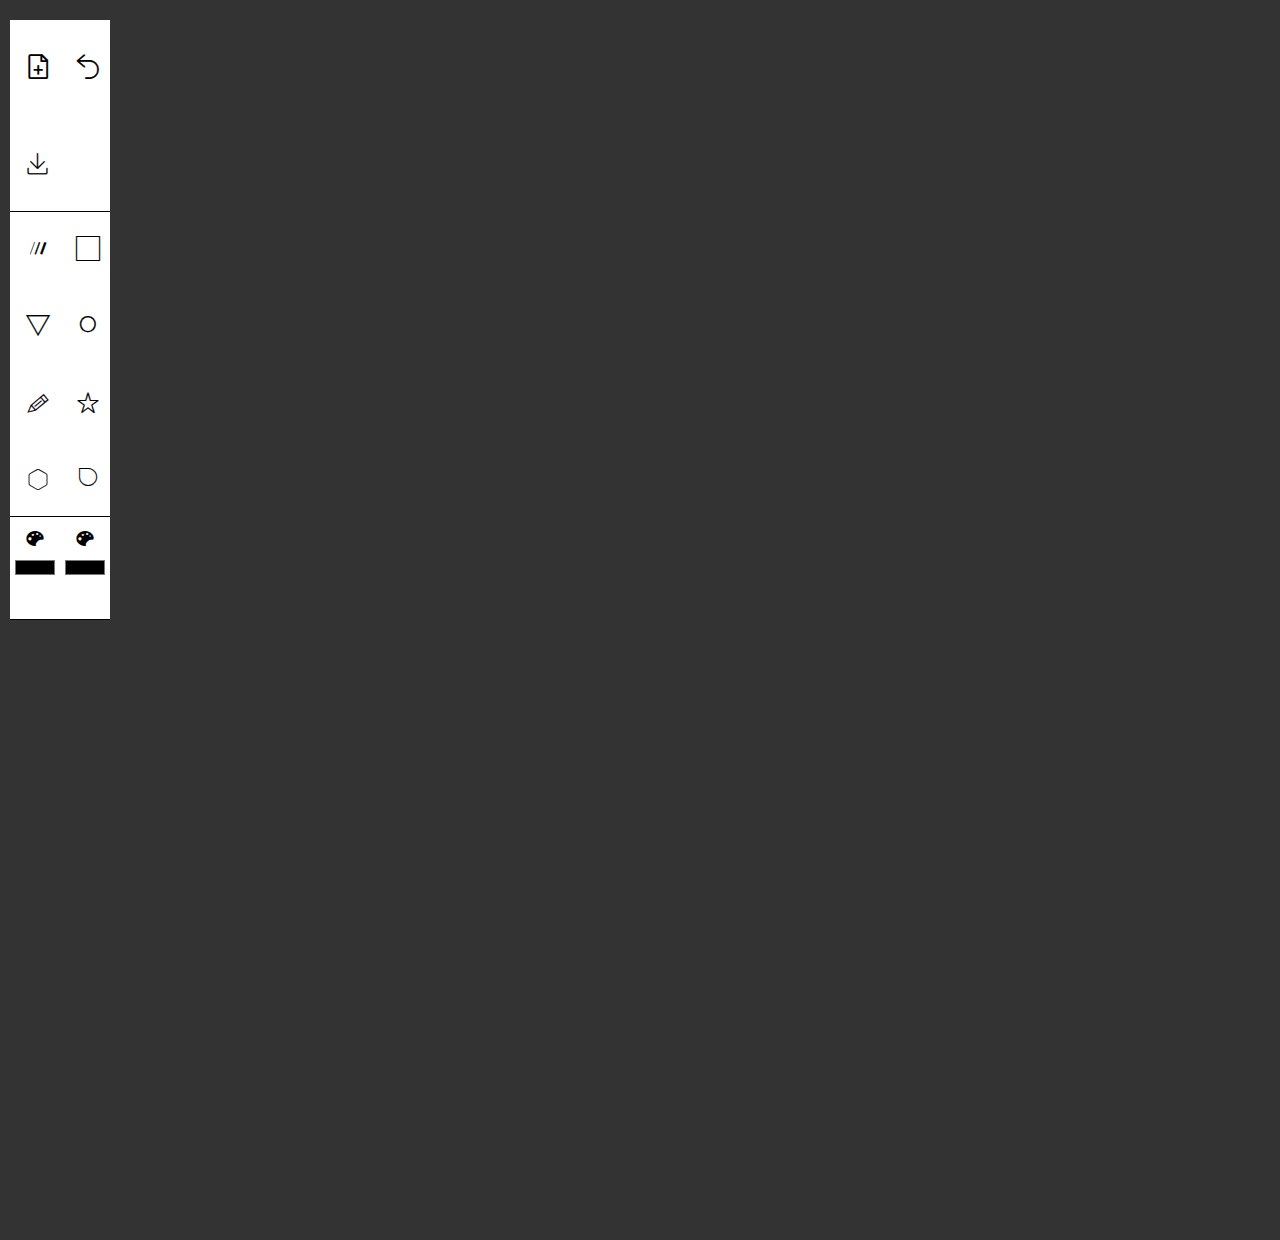
<file: index.html>
<!doctype html>
<html lang="en">
<head>
	<meta charset="UTF-8">
	<title>Document</title>
	<link rel="stylesheet" href="css/index.css">
</head>
<body>

<!-- 工具栏 -->
<section class="tool">
	<div class="top">
		<div class="new">
			<input class="iconfont" type="button" value="&#xe619;" title="新建画布">
			<div class="mes new-mes">
				<div>
					<span>宽:</span>
					<input type="text" value="0">
				</div>
				<div>
					<span>高:</span>
					<input type="text" value="0">
				</div>
			</div>
		</div>
		<div>
			<input class="iconfont undo" type="button" value="&#xe632;" title="撤销">
		</div>
		<div class="upload">
			<input class="iconfont" type="button" value="&#xe890;" title="下载">
		</div>
		<div></div>
	</div>
	<div class="middle">
		<div>
			<input class="line iconfont" type="button" value="&#xe601;" title="线条">
			<div class="mes style-mes">
				<div>
					------------------------
				</div>
				<div>
					------------------
				</div>
				<div>
					------------------
				</div>
			</div>
		</div>
		<div class="">
			<input class="rect iconfont" type="button" value="&#xe633;" title="矩形功能">
		</div>
		<div class="">
			<input class="triangle iconfont" type="button" value="&#xe6b4;" title="直角三角形">
		</div>
		<div class="">
			<input class="arc iconfont" type="button" value="&#xe664;" title="圆形功能">
		</div>
		<div class="">
			<input class="pencil iconfont" type="button" value="&#xe62d;" title="铅笔功能">
		</div>
		<div class="">
			<input class="iconfont" type="button" value="&#xe623;" title="多角星">
		</div>
		<div class="">
			<input class="duobian iconfont" type="button" value="&#xe607;" title="多边形">
			<div class="mes duobian-mes">
				<span>边数:</span>
				<input type="text" value="6">
			</div>
		</div>
		<div class="tm">
			<input class=" tianchong iconfont" type="button" value="&#xe63c;" title="选择是填充还是描边">
			<input class=" miaobian iconfont" type="button" value="&#xe680;" title="选择是填充还是描边">
		</div>
	</div>
	<div class="bottom">
		<div class="se" title="填充颜色">
			<span class="iconfont">&#xe65d;</span>
			<input class="fill iconfont" type="color" value="" title="改变填充颜色">
		</div>
		<div class="se" title="描边颜色">
			<span class="iconfont">&#xe65d;</span>
			<input class="stroke iconfont" type="color" value="" title="改变描边颜色">
		</div>
	</div>
</section>


<div class="box">
	<!-- <canvas id="can" width=700 height=500></canvas> -->
</div>



<script src="js/jquery.min.js"></script>
<script src="js/platten.js"></script>
<script src="js/index.js"></script>
</body>
</html>
</file>
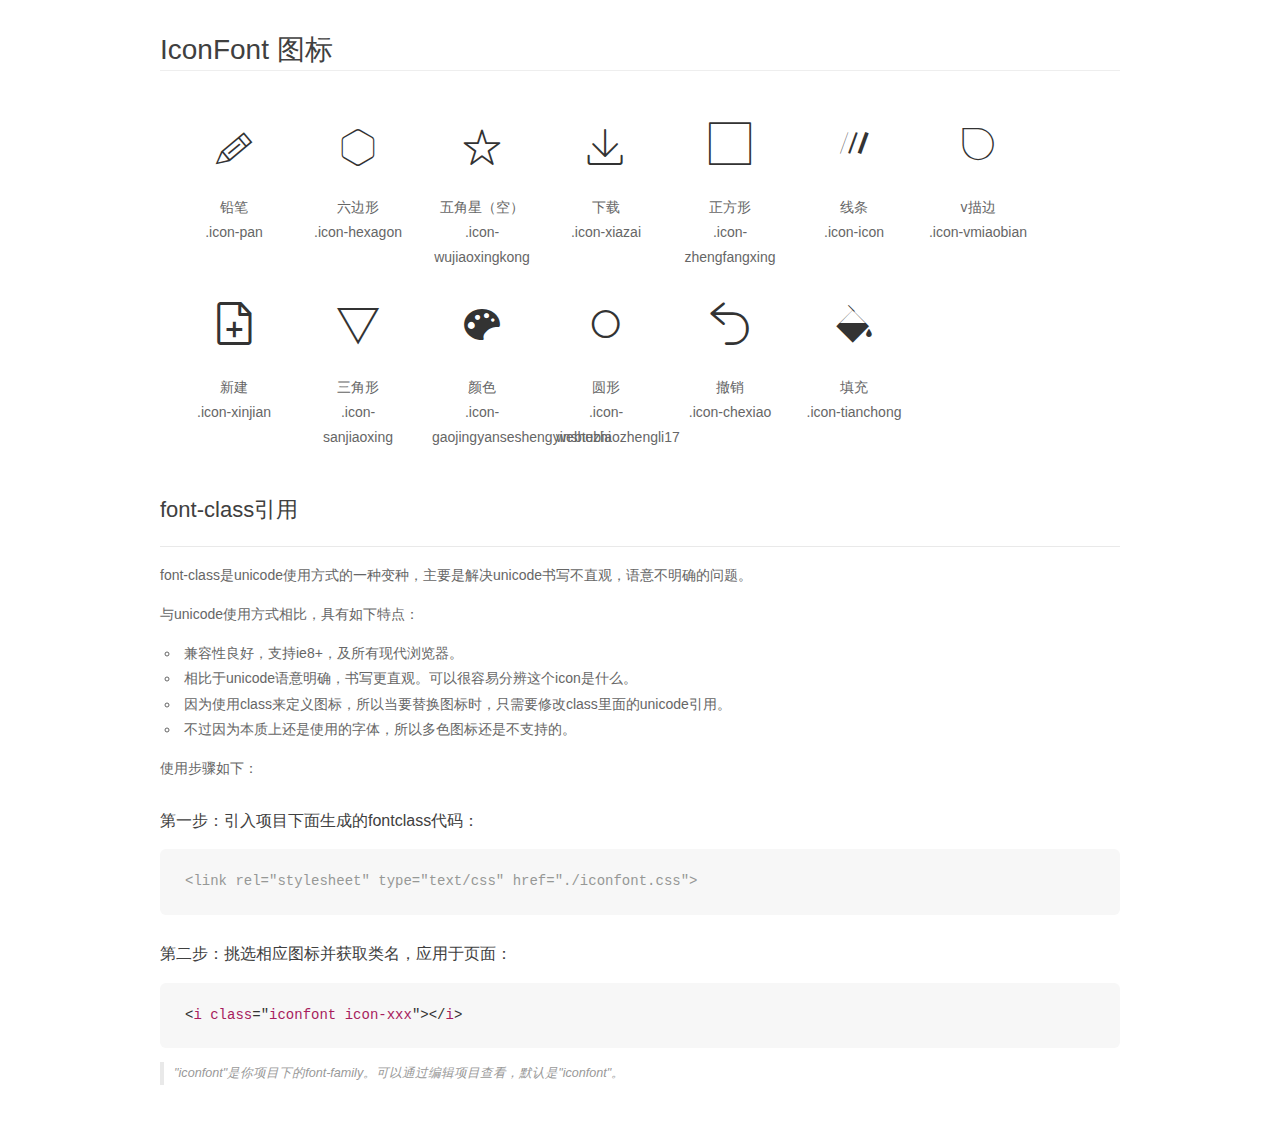
<file: css/font/demo_fontclass.html>
<!DOCTYPE html>
<html>
<head>
    <meta charset="utf-8"/>
    <title>IconFont</title>
    <link rel="stylesheet" href="demo.css">
    <link rel="stylesheet" href="iconfont.css">
</head>
<body>
    <div class="main markdown">
        <h1>IconFont 图标</h1>
        <ul class="icon_lists clear">
            
                <li>
                <i class="icon iconfont icon-pan"></i>
                    <div class="name">铅笔</div>
                    <div class="fontclass">.icon-pan</div>
                </li>
            
                <li>
                <i class="icon iconfont icon-hexagon"></i>
                    <div class="name">六边形</div>
                    <div class="fontclass">.icon-hexagon</div>
                </li>
            
                <li>
                <i class="icon iconfont icon-wujiaoxingkong"></i>
                    <div class="name">五角星（空）</div>
                    <div class="fontclass">.icon-wujiaoxingkong</div>
                </li>
            
                <li>
                <i class="icon iconfont icon-xiazai"></i>
                    <div class="name">下载</div>
                    <div class="fontclass">.icon-xiazai</div>
                </li>
            
                <li>
                <i class="icon iconfont icon-zhengfangxing"></i>
                    <div class="name">正方形</div>
                    <div class="fontclass">.icon-zhengfangxing</div>
                </li>
            
                <li>
                <i class="icon iconfont icon-icon"></i>
                    <div class="name">线条</div>
                    <div class="fontclass">.icon-icon</div>
                </li>
            
                <li>
                <i class="icon iconfont icon-vmiaobian"></i>
                    <div class="name">v描边</div>
                    <div class="fontclass">.icon-vmiaobian</div>
                </li>
            
                <li>
                <i class="icon iconfont icon-xinjian"></i>
                    <div class="name">新建</div>
                    <div class="fontclass">.icon-xinjian</div>
                </li>
            
                <li>
                <i class="icon iconfont icon-sanjiaoxing"></i>
                    <div class="name">三角形</div>
                    <div class="fontclass">.icon-sanjiaoxing</div>
                </li>
            
                <li>
                <i class="icon iconfont icon-gaojingyanseshengyinshezhi"></i>
                    <div class="name">颜色</div>
                    <div class="fontclass">.icon-gaojingyanseshengyinshezhi</div>
                </li>
            
                <li>
                <i class="icon iconfont icon-webtubiaozhengli17"></i>
                    <div class="name">圆形</div>
                    <div class="fontclass">.icon-webtubiaozhengli17</div>
                </li>
            
                <li>
                <i class="icon iconfont icon-chexiao"></i>
                    <div class="name">撤销</div>
                    <div class="fontclass">.icon-chexiao</div>
                </li>
            
                <li>
                <i class="icon iconfont icon-tianchong"></i>
                    <div class="name">填充</div>
                    <div class="fontclass">.icon-tianchong</div>
                </li>
            
        </ul>

        <h2 id="font-class-">font-class引用</h2>
        <hr>

        <p>font-class是unicode使用方式的一种变种，主要是解决unicode书写不直观，语意不明确的问题。</p>
        <p>与unicode使用方式相比，具有如下特点：</p>
        <ul>
        <li>兼容性良好，支持ie8+，及所有现代浏览器。</li>
        <li>相比于unicode语意明确，书写更直观。可以很容易分辨这个icon是什么。</li>
        <li>因为使用class来定义图标，所以当要替换图标时，只需要修改class里面的unicode引用。</li>
        <li>不过因为本质上还是使用的字体，所以多色图标还是不支持的。</li>
        </ul>
        <p>使用步骤如下：</p>
        <h3 id="-fontclass-">第一步：引入项目下面生成的fontclass代码：</h3>


        <pre><code class="lang-js hljs javascript"><span class="hljs-comment">&lt;link rel="stylesheet" type="text/css" href="./iconfont.css"&gt;</span></code></pre>
        <h3 id="-">第二步：挑选相应图标并获取类名，应用于页面：</h3>
        <pre><code class="lang-css hljs">&lt;<span class="hljs-selector-tag">i</span> <span class="hljs-selector-tag">class</span>="<span class="hljs-selector-tag">iconfont</span> <span class="hljs-selector-tag">icon-xxx</span>"&gt;&lt;/<span class="hljs-selector-tag">i</span>&gt;</code></pre>
        <blockquote>
        <p>"iconfont"是你项目下的font-family。可以通过编辑项目查看，默认是"iconfont"。</p>
        </blockquote>
    </div>
</body>
</html>
</file>
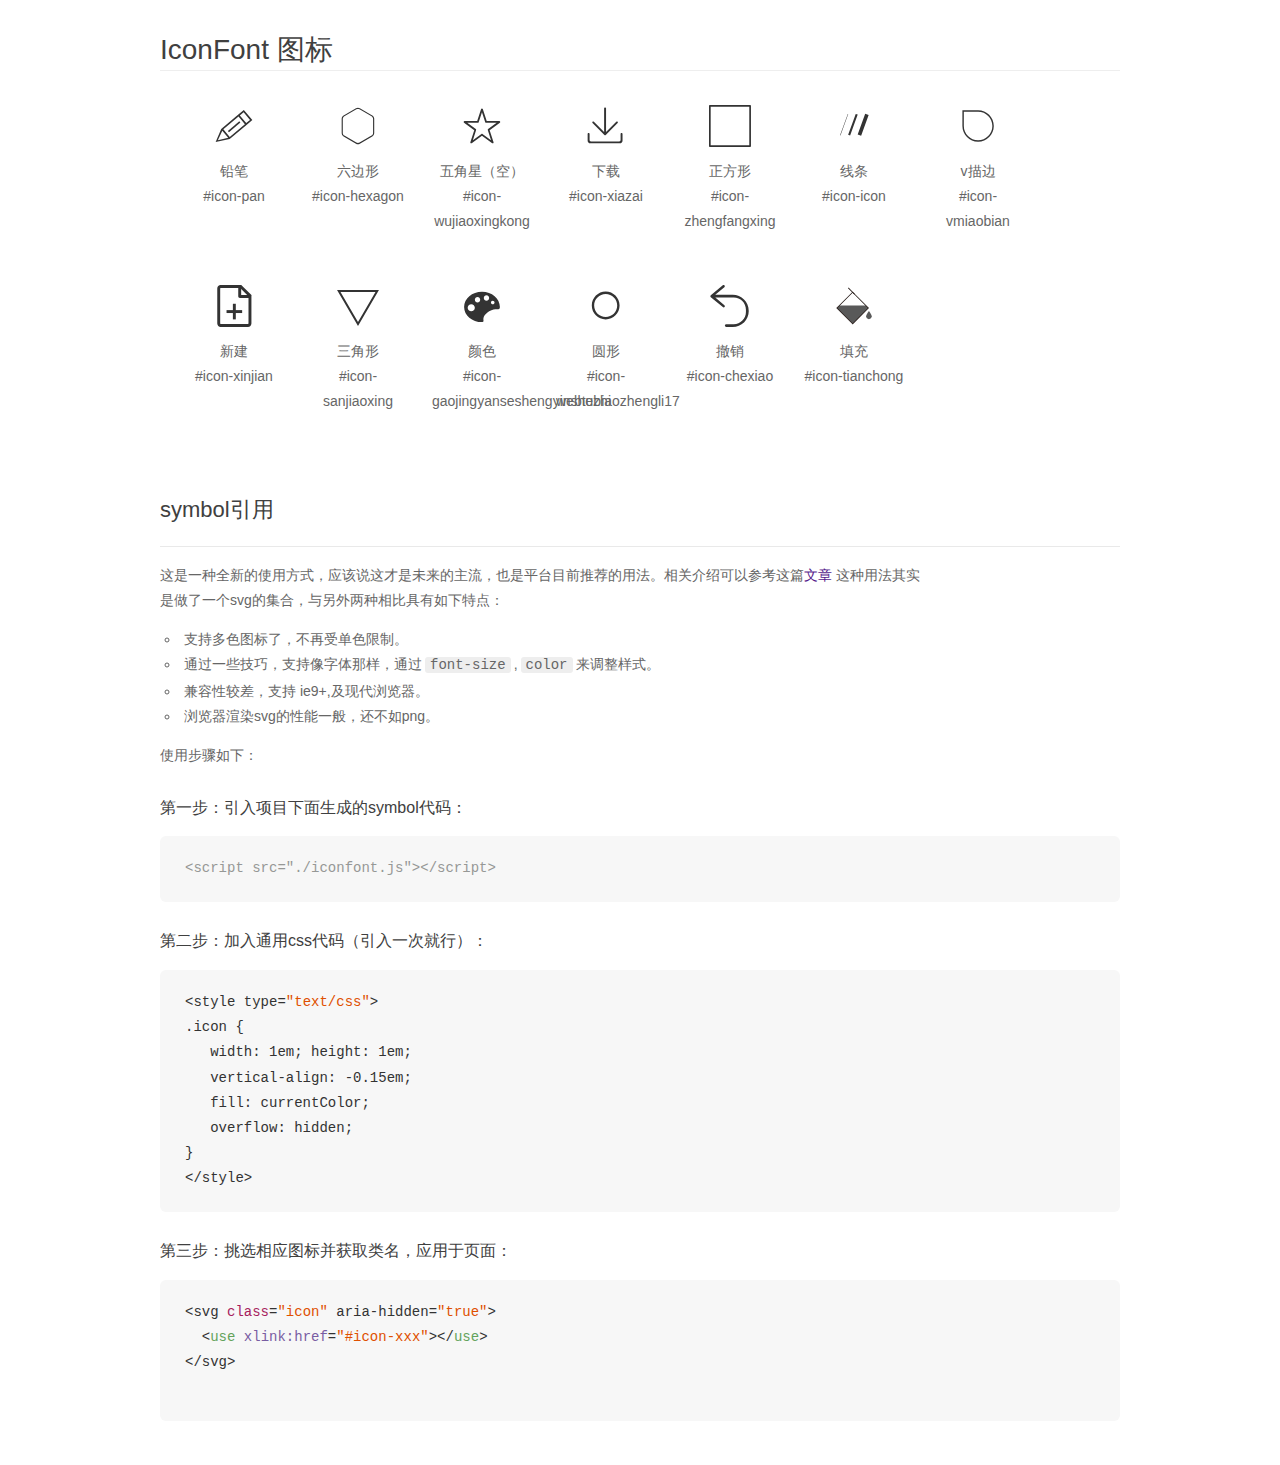
<file: css/font/demo_symbol.html>
<!DOCTYPE html>
<html>
<head>
    <meta charset="utf-8"/>
    <title>IconFont</title>
    <link rel="stylesheet" href="demo.css">
    <script src="iconfont.js"></script>

    <style type="text/css">
        .icon {
          /* 通过设置 font-size 来改变图标大小 */
          width: 1em; height: 1em;
          /* 图标和文字相邻时，垂直对齐 */
          vertical-align: -0.15em;
          /* 通过设置 color 来改变 SVG 的颜色/fill */
          fill: currentColor;
          /* path 和 stroke 溢出 viewBox 部分在 IE 下会显示
             normalize.css 中也包含这行 */
          overflow: hidden;
        }

    </style>
</head>
<body>
    <div class="main markdown">
        <h1>IconFont 图标</h1>
        <ul class="icon_lists clear">
            
                <li>
                    <svg class="icon" aria-hidden="true">
                        <use xlink:href="#icon-pan"></use>
                    </svg>
                    <div class="name">铅笔</div>
                    <div class="fontclass">#icon-pan</div>
                </li>
            
                <li>
                    <svg class="icon" aria-hidden="true">
                        <use xlink:href="#icon-hexagon"></use>
                    </svg>
                    <div class="name">六边形</div>
                    <div class="fontclass">#icon-hexagon</div>
                </li>
            
                <li>
                    <svg class="icon" aria-hidden="true">
                        <use xlink:href="#icon-wujiaoxingkong"></use>
                    </svg>
                    <div class="name">五角星（空）</div>
                    <div class="fontclass">#icon-wujiaoxingkong</div>
                </li>
            
                <li>
                    <svg class="icon" aria-hidden="true">
                        <use xlink:href="#icon-xiazai"></use>
                    </svg>
                    <div class="name">下载</div>
                    <div class="fontclass">#icon-xiazai</div>
                </li>
            
                <li>
                    <svg class="icon" aria-hidden="true">
                        <use xlink:href="#icon-zhengfangxing"></use>
                    </svg>
                    <div class="name">正方形</div>
                    <div class="fontclass">#icon-zhengfangxing</div>
                </li>
            
                <li>
                    <svg class="icon" aria-hidden="true">
                        <use xlink:href="#icon-icon"></use>
                    </svg>
                    <div class="name">线条</div>
                    <div class="fontclass">#icon-icon</div>
                </li>
            
                <li>
                    <svg class="icon" aria-hidden="true">
                        <use xlink:href="#icon-vmiaobian"></use>
                    </svg>
                    <div class="name">v描边</div>
                    <div class="fontclass">#icon-vmiaobian</div>
                </li>
            
                <li>
                    <svg class="icon" aria-hidden="true">
                        <use xlink:href="#icon-xinjian"></use>
                    </svg>
                    <div class="name">新建</div>
                    <div class="fontclass">#icon-xinjian</div>
                </li>
            
                <li>
                    <svg class="icon" aria-hidden="true">
                        <use xlink:href="#icon-sanjiaoxing"></use>
                    </svg>
                    <div class="name">三角形</div>
                    <div class="fontclass">#icon-sanjiaoxing</div>
                </li>
            
                <li>
                    <svg class="icon" aria-hidden="true">
                        <use xlink:href="#icon-gaojingyanseshengyinshezhi"></use>
                    </svg>
                    <div class="name">颜色</div>
                    <div class="fontclass">#icon-gaojingyanseshengyinshezhi</div>
                </li>
            
                <li>
                    <svg class="icon" aria-hidden="true">
                        <use xlink:href="#icon-webtubiaozhengli17"></use>
                    </svg>
                    <div class="name">圆形</div>
                    <div class="fontclass">#icon-webtubiaozhengli17</div>
                </li>
            
                <li>
                    <svg class="icon" aria-hidden="true">
                        <use xlink:href="#icon-chexiao"></use>
                    </svg>
                    <div class="name">撤销</div>
                    <div class="fontclass">#icon-chexiao</div>
                </li>
            
                <li>
                    <svg class="icon" aria-hidden="true">
                        <use xlink:href="#icon-tianchong"></use>
                    </svg>
                    <div class="name">填充</div>
                    <div class="fontclass">#icon-tianchong</div>
                </li>
            
        </ul>


        <h2 id="symbol-">symbol引用</h2>
        <hr>

        <p>这是一种全新的使用方式，应该说这才是未来的主流，也是平台目前推荐的用法。相关介绍可以参考这篇<a href="">文章</a>
        这种用法其实是做了一个svg的集合，与另外两种相比具有如下特点：</p>
        <ul>
          <li>支持多色图标了，不再受单色限制。</li>
          <li>通过一些技巧，支持像字体那样，通过<code>font-size</code>,<code>color</code>来调整样式。</li>
          <li>兼容性较差，支持 ie9+,及现代浏览器。</li>
          <li>浏览器渲染svg的性能一般，还不如png。</li>
        </ul>
        <p>使用步骤如下：</p>
        <h3 id="-symbol-">第一步：引入项目下面生成的symbol代码：</h3>
        <pre><code class="lang-js hljs javascript"><span class="hljs-comment">&lt;script src="./iconfont.js"&gt;&lt;/script&gt;</span></code></pre>
        <h3 id="-css-">第二步：加入通用css代码（引入一次就行）：</h3>
        <pre><code class="lang-js hljs javascript">&lt;style type=<span class="hljs-string">"text/css"</span>&gt;
.icon {
   width: <span class="hljs-number">1</span>em; height: <span class="hljs-number">1</span>em;
   vertical-align: <span class="hljs-number">-0.15</span>em;
   fill: currentColor;
   overflow: hidden;
}
&lt;<span class="hljs-regexp">/style&gt;</span></code></pre>
        <h3 id="-">第三步：挑选相应图标并获取类名，应用于页面：</h3>
        <pre><code class="lang-js hljs javascript">&lt;svg <span class="hljs-class"><span class="hljs-keyword">class</span></span>=<span class="hljs-string">"icon"</span> aria-hidden=<span class="hljs-string">"true"</span>&gt;<span class="xml"><span class="hljs-tag">
  &lt;<span class="hljs-name">use</span> <span class="hljs-attr">xlink:href</span>=<span class="hljs-string">"#icon-xxx"</span>&gt;</span><span class="hljs-tag">&lt;/<span class="hljs-name">use</span>&gt;</span>
</span>&lt;<span class="hljs-regexp">/svg&gt;
        </span></code></pre>
    </div>
</body>
</html>
</file>
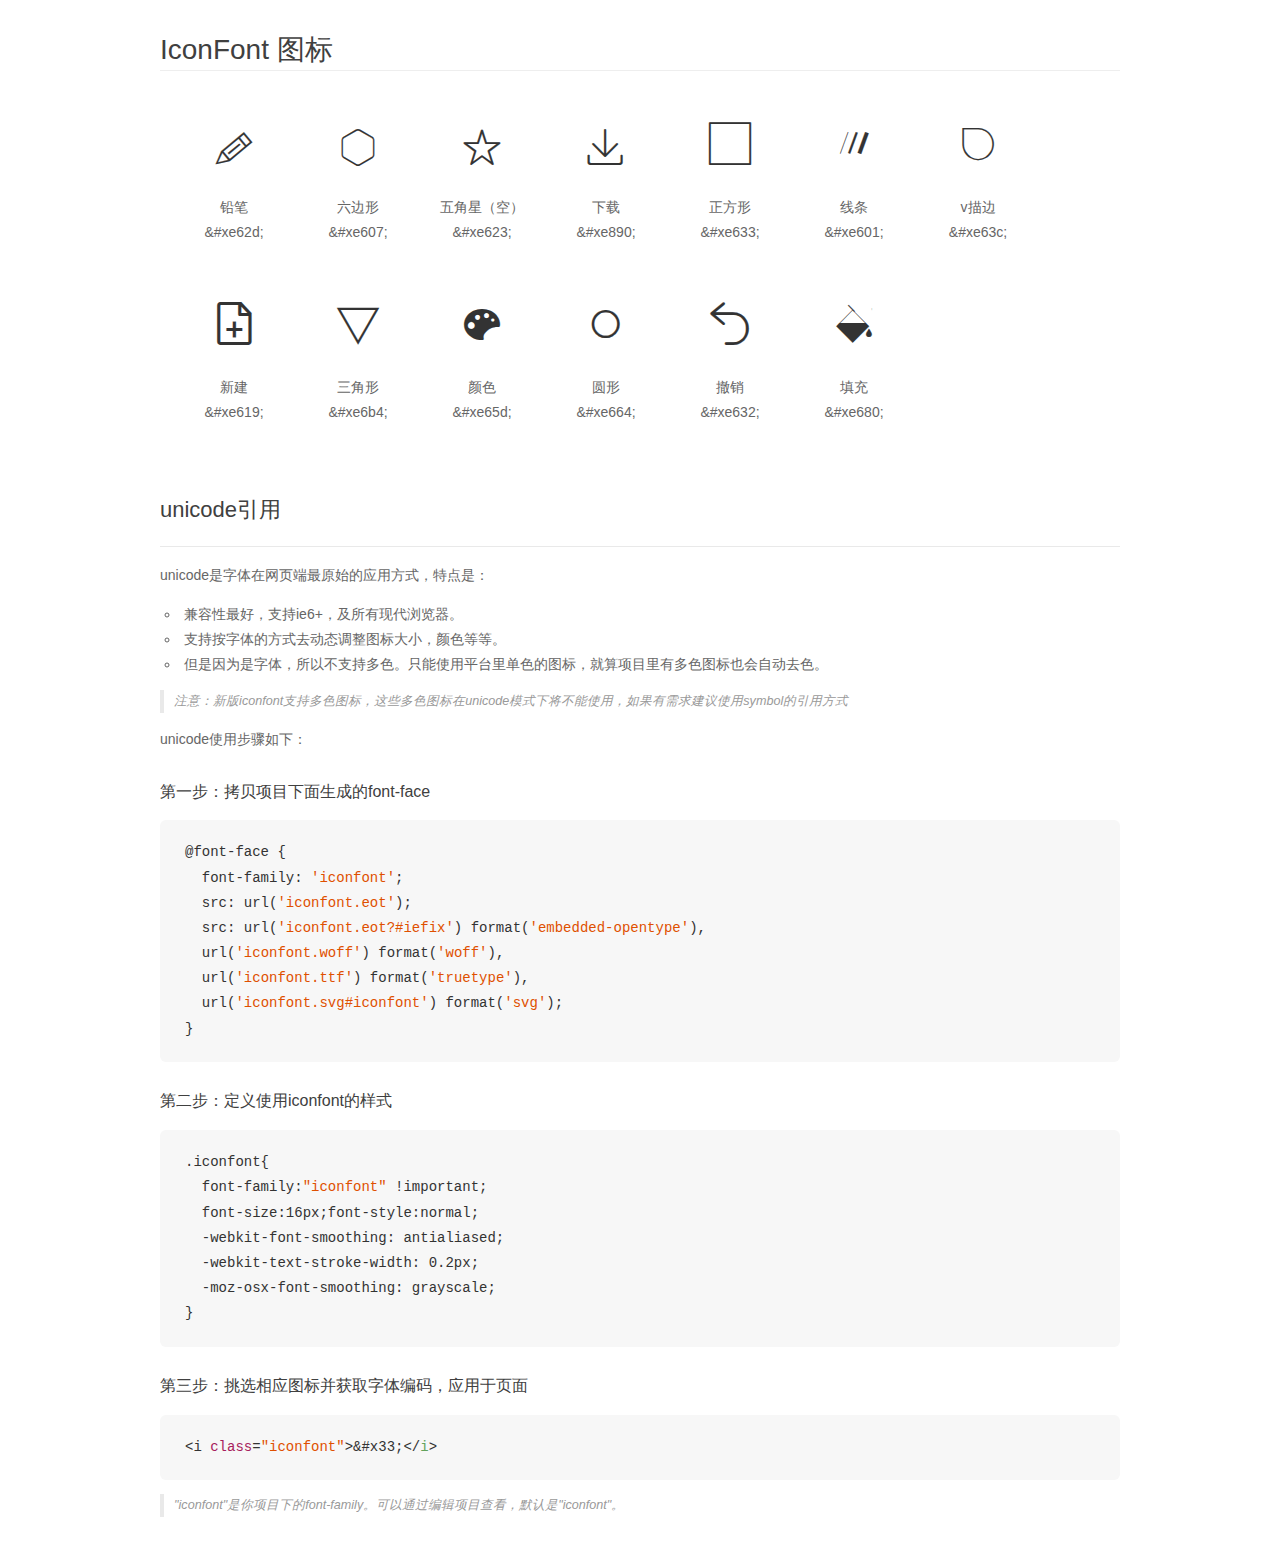
<file: css/font/demo_unicode.html>
<!DOCTYPE html>
<html>
<head>
    <meta charset="utf-8"/>
    <title>IconFont</title>
    <link rel="stylesheet" href="demo.css">

    <style type="text/css">

        @font-face {font-family: "iconfont";
          src: url('iconfont.eot'); /* IE9*/
          src: url('iconfont.eot#iefix') format('embedded-opentype'), /* IE6-IE8 */
          url('iconfont.woff') format('woff'), /* chrome, firefox */
          url('iconfont.ttf') format('truetype'), /* chrome, firefox, opera, Safari, Android, iOS 4.2+*/
          url('iconfont.svg#iconfont') format('svg'); /* iOS 4.1- */
        }

        .iconfont {
          font-family:"iconfont" !important;
          font-size:16px;
          font-style:normal;
          -webkit-font-smoothing: antialiased;
          -webkit-text-stroke-width: 0.2px;
          -moz-osx-font-smoothing: grayscale;
        }

    </style>
</head>
<body>
    <div class="main markdown">
        <h1>IconFont 图标</h1>
        <ul class="icon_lists clear">
            
                <li>
                <i class="icon iconfont">&#xe62d;</i>
                    <div class="name">铅笔</div>
                    <div class="code">&amp;#xe62d;</div>
                </li>
            
                <li>
                <i class="icon iconfont">&#xe607;</i>
                    <div class="name">六边形</div>
                    <div class="code">&amp;#xe607;</div>
                </li>
            
                <li>
                <i class="icon iconfont">&#xe623;</i>
                    <div class="name">五角星（空）</div>
                    <div class="code">&amp;#xe623;</div>
                </li>
            
                <li>
                <i class="icon iconfont">&#xe890;</i>
                    <div class="name">下载</div>
                    <div class="code">&amp;#xe890;</div>
                </li>
            
                <li>
                <i class="icon iconfont">&#xe633;</i>
                    <div class="name">正方形</div>
                    <div class="code">&amp;#xe633;</div>
                </li>
            
                <li>
                <i class="icon iconfont">&#xe601;</i>
                    <div class="name">线条</div>
                    <div class="code">&amp;#xe601;</div>
                </li>
            
                <li>
                <i class="icon iconfont">&#xe63c;</i>
                    <div class="name">v描边</div>
                    <div class="code">&amp;#xe63c;</div>
                </li>
            
                <li>
                <i class="icon iconfont">&#xe619;</i>
                    <div class="name">新建</div>
                    <div class="code">&amp;#xe619;</div>
                </li>
            
                <li>
                <i class="icon iconfont">&#xe6b4;</i>
                    <div class="name">三角形</div>
                    <div class="code">&amp;#xe6b4;</div>
                </li>
            
                <li>
                <i class="icon iconfont">&#xe65d;</i>
                    <div class="name">颜色</div>
                    <div class="code">&amp;#xe65d;</div>
                </li>
            
                <li>
                <i class="icon iconfont">&#xe664;</i>
                    <div class="name">圆形</div>
                    <div class="code">&amp;#xe664;</div>
                </li>
            
                <li>
                <i class="icon iconfont">&#xe632;</i>
                    <div class="name">撤销</div>
                    <div class="code">&amp;#xe632;</div>
                </li>
            
                <li>
                <i class="icon iconfont">&#xe680;</i>
                    <div class="name">填充</div>
                    <div class="code">&amp;#xe680;</div>
                </li>
            
        </ul>
        <h2 id="unicode-">unicode引用</h2>
        <hr>

        <p>unicode是字体在网页端最原始的应用方式，特点是：</p>
        <ul>
        <li>兼容性最好，支持ie6+，及所有现代浏览器。</li>
        <li>支持按字体的方式去动态调整图标大小，颜色等等。</li>
        <li>但是因为是字体，所以不支持多色。只能使用平台里单色的图标，就算项目里有多色图标也会自动去色。</li>
        </ul>
        <blockquote>
        <p>注意：新版iconfont支持多色图标，这些多色图标在unicode模式下将不能使用，如果有需求建议使用symbol的引用方式</p>
        </blockquote>
        <p>unicode使用步骤如下：</p>
        <h3 id="-font-face">第一步：拷贝项目下面生成的font-face</h3>
        <pre><code class="lang-js hljs javascript">@font-face {
  font-family: <span class="hljs-string">'iconfont'</span>;
  src: url(<span class="hljs-string">'iconfont.eot'</span>);
  src: url(<span class="hljs-string">'iconfont.eot?#iefix'</span>) format(<span class="hljs-string">'embedded-opentype'</span>),
  url(<span class="hljs-string">'iconfont.woff'</span>) format(<span class="hljs-string">'woff'</span>),
  url(<span class="hljs-string">'iconfont.ttf'</span>) format(<span class="hljs-string">'truetype'</span>),
  url(<span class="hljs-string">'iconfont.svg#iconfont'</span>) format(<span class="hljs-string">'svg'</span>);
}
</code></pre>
        <h3 id="-iconfont-">第二步：定义使用iconfont的样式</h3>
        <pre><code class="lang-js hljs javascript">.iconfont{
  font-family:<span class="hljs-string">"iconfont"</span> !important;
  font-size:<span class="hljs-number">16</span>px;font-style:normal;
  -webkit-font-smoothing: antialiased;
  -webkit-text-stroke-width: <span class="hljs-number">0.2</span>px;
  -moz-osx-font-smoothing: grayscale;
}
</code></pre>
        <h3 id="-">第三步：挑选相应图标并获取字体编码，应用于页面</h3>
        <pre><code class="lang-js hljs javascript">&lt;i <span class="hljs-class"><span class="hljs-keyword">class</span></span>=<span class="hljs-string">"iconfont"</span>&gt;&amp;#x33;<span class="xml"><span class="hljs-tag">&lt;/<span class="hljs-name">i</span>&gt;</span></span></code></pre>

        <blockquote>
        <p>"iconfont"是你项目下的font-family。可以通过编辑项目查看，默认是"iconfont"。</p>
        </blockquote>
    </div>


</body>
</html>
</file>
<file: css/index.css>
@import url(base.css);
html,body{
	height: 100%;
	width: 100%;
}
body{
	background: rgba(0,0,0,0.8);
}
input{
	outline: none;
}

@font-face {
  font-family: 'iconfont';
  src: url('font/iconfont.eot');
  src: url('font/iconfont.eot?#iefix') format('embedded-opentype'),
  url('font/iconfont.woff') format('woff'),
  url('font/iconfont.ttf') format('truetype'),
  url('font/iconfont.svg#iconfont') format('svg');
}
.iconfont{
  font-family:"iconfont" !important;
  font-size:16px;font-style:normal;
  -webkit-font-smoothing: antialiased;
  -webkit-text-stroke-width: 0.2px;
  -moz-osx-font-smoothing: grayscale;
}

/*$tool 工具栏*/
.tool{
	height: 600px;
	margin-left: 10px;
	width: 100px;
	background: white;
	box-sizing:border-box;
	margin-top: 20px;
	float: left;
	margin-right: 20px;
	display: flex;
	flex-direction:column;
	align-items:center;
	justify-content:center;
}
.tool>div{
	flex-grow:1;
	box-sizing:border-box;
	border-bottom: 1px solid black;
	width: 100%;
	display: flex;
	align-items:center;
	justify-content:center;
	flex-wrap:wrap;
}
.tool>div>div{
	width: 50%;
	position: relative;
}
.tool input{
	border: 0;
	display: block;
	width: 56px;
	height: 56px;
	text-align: center;
	line-height: 56px;
	background: transparent;
	font-size: 24px;
}
.tool .mes{
	position: absolute;
	width: 100px;
	height: 56px;
	background: white;
	z-index: 10;
	left: 34px;
	top: 0;
	box-sizing:border-box;
	border: 1px solid #ccc;
	display: flex;
	flex-direction:column;
	flex-wrap:wrap;
	display: none;
}
.mes>div{
	flex-grow:0;
	float: left;
	width: 100%;
	height: 50%;
	display: flex;
	flex-wrap:wrap;
	jusitify-content:center;
	align-items:center;
}
.mes>div span{
	font-size: 20px;
}
.mes>div input{
	font-size: 20px;
}
.middle .duobian-mes{
	display: block;
	font-size: 20px;
	line-height: 56px;
	display: none;
}
.duobian-mes>*{
	float: left;
	width: 50%;
	height: 100%;
	box-sizing:border-box;
}
.duobian-mes input{
	float: left;
	width: 50%;
	height: 100%;
}
.middle>div{
	position: relative;
}
.middle .style-mes{
	box-sizing:border-box;
	display: none;
}
.style-mes div{
	width: 100%;
	height: 33.3%;
	box-sizing:border-box;
	border-bottom: 1px solid #eee;
	cursor: pointer;
}
.style-mes div:nth-of-type(1){
	font-weight: 0;
	font-size: 12px;
}
.style-mes div:nth-of-type(2){
	font-weight: 0;
}
.style-mes div:nth-of-type(3){
	font-weight: 900;
}
.tm .miaobian{
	display: none;
}
.box{
	float: left;
	width: 1200px;
	height: 600px;
	margin: 20px auto 0;
	position: relative;
	overflow: auto;
}
#can{
	position: absolute;
	left: 0;
	top: 0;
	right: 0;
	bottom: 0;
	margin: auto;
	background: white;
}
.se{
	position: relative;
}
.se span{
	position: absolute;
	left: 0;
	right: 0;
	text-align: center;
	top: -30px;
	font-size: 20px;
}

input[type="color"]{
	display: block;
	width:44px; 
	height:23px; 
	border: 0; 
	padding: 0; 
	background-color: #eee;
	margin: 0 auto;
}
::-webkit-color-swatch-wrapper {
    border: 0;
    background: white;
}
</file>
<file: css/font/iconfont.css>
@font-face {font-family: "iconfont";
  src: url('iconfont.eot?t=1487157915120'); /* IE9*/
  src: url('iconfont.eot?t=1487157915120#iefix') format('embedded-opentype'), /* IE6-IE8 */
  url('iconfont.woff?t=1487157915120') format('woff'), /* chrome, firefox */
  url('iconfont.ttf?t=1487157915120') format('truetype'), /* chrome, firefox, opera, Safari, Android, iOS 4.2+*/
  url('iconfont.svg?t=1487157915120#iconfont') format('svg'); /* iOS 4.1- */
}

.iconfont {
  font-family:"iconfont" !important;
  font-size:16px;
  font-style:normal;
  -webkit-font-smoothing: antialiased;
  -moz-osx-font-smoothing: grayscale;
}

.icon-pan:before { content: "\e62d"; }

.icon-hexagon:before { content: "\e607"; }

.icon-wujiaoxingkong:before { content: "\e623"; }

.icon-xiazai:before { content: "\e890"; }

.icon-zhengfangxing:before { content: "\e633"; }

.icon-icon:before { content: "\e601"; }

.icon-vmiaobian:before { content: "\e63c"; }

.icon-xinjian:before { content: "\e619"; }

.icon-sanjiaoxing:before { content: "\e6b4"; }

.icon-gaojingyanseshengyinshezhi:before { content: "\e65d"; }

.icon-webtubiaozhengli17:before { content: "\e664"; }

.icon-chexiao:before { content: "\e632"; }

.icon-tianchong:before { content: "\e680"; }
</file>
<file: css/font/demo.css>
*{margin: 0;padding: 0;list-style: none;}
/*
KISSY CSS Reset
理念：1. reset 的目的不是清除浏览器的默认样式，这仅是部分工作。清除和重置是紧密不可分的。
2. reset 的目的不是让默认样式在所有浏览器下一致，而是减少默认样式有可能带来的问题。
3. reset 期望提供一套普适通用的基础样式。但没有银弹，推荐根据具体需求，裁剪和修改后再使用。
特色：1. 适应中文；2. 基于最新主流浏览器。
维护：玉伯<lifesinger@gmail.com>, 正淳<ragecarrier@gmail.com>
 */

/** 清除内外边距 **/
body, h1, h2, h3, h4, h5, h6, hr, p, blockquote, /* structural elements 结构元素 */
dl, dt, dd, ul, ol, li, /* list elements 列表元素 */
pre, /* text formatting elements 文本格式元素 */
form, fieldset, legend, button, input, textarea, /* form elements 表单元素 */
th, td /* table elements 表格元素 */ {
  margin: 0;
  padding: 0;
}

/** 设置默认字体 **/
body,
button, input, select, textarea /* for ie */ {
  font: 12px/1.5 tahoma, arial, \5b8b\4f53, sans-serif;
}
h1, h2, h3, h4, h5, h6 { font-size: 100%; }
address, cite, dfn, em, var { font-style: normal; } /* 将斜体扶正 */
code, kbd, pre, samp { font-family: courier new, courier, monospace; } /* 统一等宽字体 */
small { font-size: 12px; } /* 小于 12px 的中文很难阅读，让 small 正常化 */

/** 重置列表元素 **/
ul, ol { list-style: none; }

/** 重置文本格式元素 **/
a { text-decoration: none; }
a:hover { text-decoration: underline; }


/** 重置表单元素 **/
legend { color: #000; } /* for ie6 */
fieldset, img { border: 0; } /* img 搭车：让链接里的 img 无边框 */
button, input, select, textarea { font-size: 100%; } /* 使得表单元素在 ie 下能继承字体大小 */
/* 注：optgroup 无法扶正 */

/** 重置表格元素 **/
table { border-collapse: collapse; border-spacing: 0; }

/* 清除浮动 */
.ks-clear:after, .clear:after {
  content: '\20';
  display: block;
  height: 0;
  clear: both;
}
.ks-clear, .clear {
  *zoom: 1;
}

.main {
  padding: 30px 100px;
width: 960px;
margin: 0 auto;
}
.main h1{font-size:36px; color:#333; text-align:left;margin-bottom:30px; border-bottom: 1px solid #eee;}

.helps{margin-top:40px;}
.helps pre{
  padding:20px;
  margin:10px 0;
  border:solid 1px #e7e1cd;
  background-color: #fffdef;
  overflow: auto;
}

.icon_lists{
  width: 100% !important;

}

.icon_lists li{
  float:left;
  width: 100px;
  height:180px;
  text-align: center;
  list-style: none !important;
}
.icon_lists .icon{
  font-size: 42px;
  line-height: 100px;
  margin: 10px 0;
  color:#333;
  -webkit-transition: font-size 0.25s ease-out 0s;
  -moz-transition: font-size 0.25s ease-out 0s;
  transition: font-size 0.25s ease-out 0s;

}
.icon_lists .icon:hover{
  font-size: 100px;
}



.markdown {
  color: #666;
  font-size: 14px;
  line-height: 1.8;
}

.highlight {
  line-height: 1.5;
}

.markdown img {
  vertical-align: middle;
  max-width: 100%;
}

.markdown h1 {
  color: #404040;
  font-weight: 500;
  line-height: 40px;
  margin-bottom: 24px;
}

.markdown h2,
.markdown h3,
.markdown h4,
.markdown h5,
.markdown h6 {
  color: #404040;
  margin: 1.6em 0 0.6em 0;
  font-weight: 500;
  clear: both;
}

.markdown h1 {
  font-size: 28px;
}

.markdown h2 {
  font-size: 22px;
}

.markdown h3 {
  font-size: 16px;
}

.markdown h4 {
  font-size: 14px;
}

.markdown h5 {
  font-size: 12px;
}

.markdown h6 {
  font-size: 12px;
}

.markdown hr {
  height: 1px;
  border: 0;
  background: #e9e9e9;
  margin: 16px 0;
  clear: both;
}

.markdown p,
.markdown pre {
  margin: 1em 0;
}

.markdown > p,
.markdown > blockquote,
.markdown > .highlight,
.markdown > ol,
.markdown > ul {
  width: 80%;
}

.markdown ul > li {
  list-style: circle;
}

.markdown > ul li,
.markdown blockquote ul > li {
  margin-left: 20px;
  padding-left: 4px;
}

.markdown > ul li p,
.markdown > ol li p {
  margin: 0.6em 0;
}

.markdown ol > li {
  list-style: decimal;
}

.markdown > ol li,
.markdown blockquote ol > li {
  margin-left: 20px;
  padding-left: 4px;
}

.markdown code {
  margin: 0 3px;
  padding: 0 5px;
  background: #eee;
  border-radius: 3px;
}

.markdown pre {
  border-radius: 6px;
  background: #f7f7f7;
  padding: 20px;
}

.markdown pre code {
  border: none;
  background: #f7f7f7;
  margin: 0;
}

.markdown strong,
.markdown b {
  font-weight: 600;
}

.markdown > table {
  border-collapse: collapse;
  border-spacing: 0px;
  empty-cells: show;
  border: 1px solid #e9e9e9;
  width: 95%;
  margin-bottom: 24px;
}

.markdown > table th {
  white-space: nowrap;
  color: #333;
  font-weight: 600;

}

.markdown > table th,
.markdown > table td {
  border: 1px solid #e9e9e9;
  padding: 8px 16px;
  text-align: left;
}

.markdown > table th {
  background: #F7F7F7;
}

.markdown blockquote {
  font-size: 90%;
  color: #999;
  border-left: 4px solid #e9e9e9;
  padding-left: 0.8em;
  margin: 1em 0;
  font-style: italic;
}

.markdown blockquote p {
  margin: 0;
}

.markdown .anchor {
  opacity: 0;
  transition: opacity 0.3s ease;
  margin-left: 8px;
}

.markdown .waiting {
  color: #ccc;
}

.markdown h1:hover .anchor,
.markdown h2:hover .anchor,
.markdown h3:hover .anchor,
.markdown h4:hover .anchor,
.markdown h5:hover .anchor,
.markdown h6:hover .anchor {
  opacity: 1;
  display: inline-block;
}

.markdown > br,
.markdown > p > br {
  clear: both;
}


.hljs {
  display: block;
  background: white;
  padding: 0.5em;
  color: #333333;
  overflow-x: auto;
}

.hljs-comment,
.hljs-meta {
  color: #969896;
}

.hljs-string,
.hljs-variable,
.hljs-template-variable,
.hljs-strong,
.hljs-emphasis,
.hljs-quote {
  color: #df5000;
}

.hljs-keyword,
.hljs-selector-tag,
.hljs-type {
  color: #a71d5d;
}

.hljs-literal,
.hljs-symbol,
.hljs-bullet,
.hljs-attribute {
  color: #0086b3;
}

.hljs-section,
.hljs-name {
  color: #63a35c;
}

.hljs-tag {
  color: #333333;
}

.hljs-title,
.hljs-attr,
.hljs-selector-id,
.hljs-selector-class,
.hljs-selector-attr,
.hljs-selector-pseudo {
  color: #795da3;
}

.hljs-addition {
  color: #55a532;
  background-color: #eaffea;
}

.hljs-deletion {
  color: #bd2c00;
  background-color: #ffecec;
}

.hljs-link {
  text-decoration: underline;
}

pre{
  background: #fff;
}
</file>
